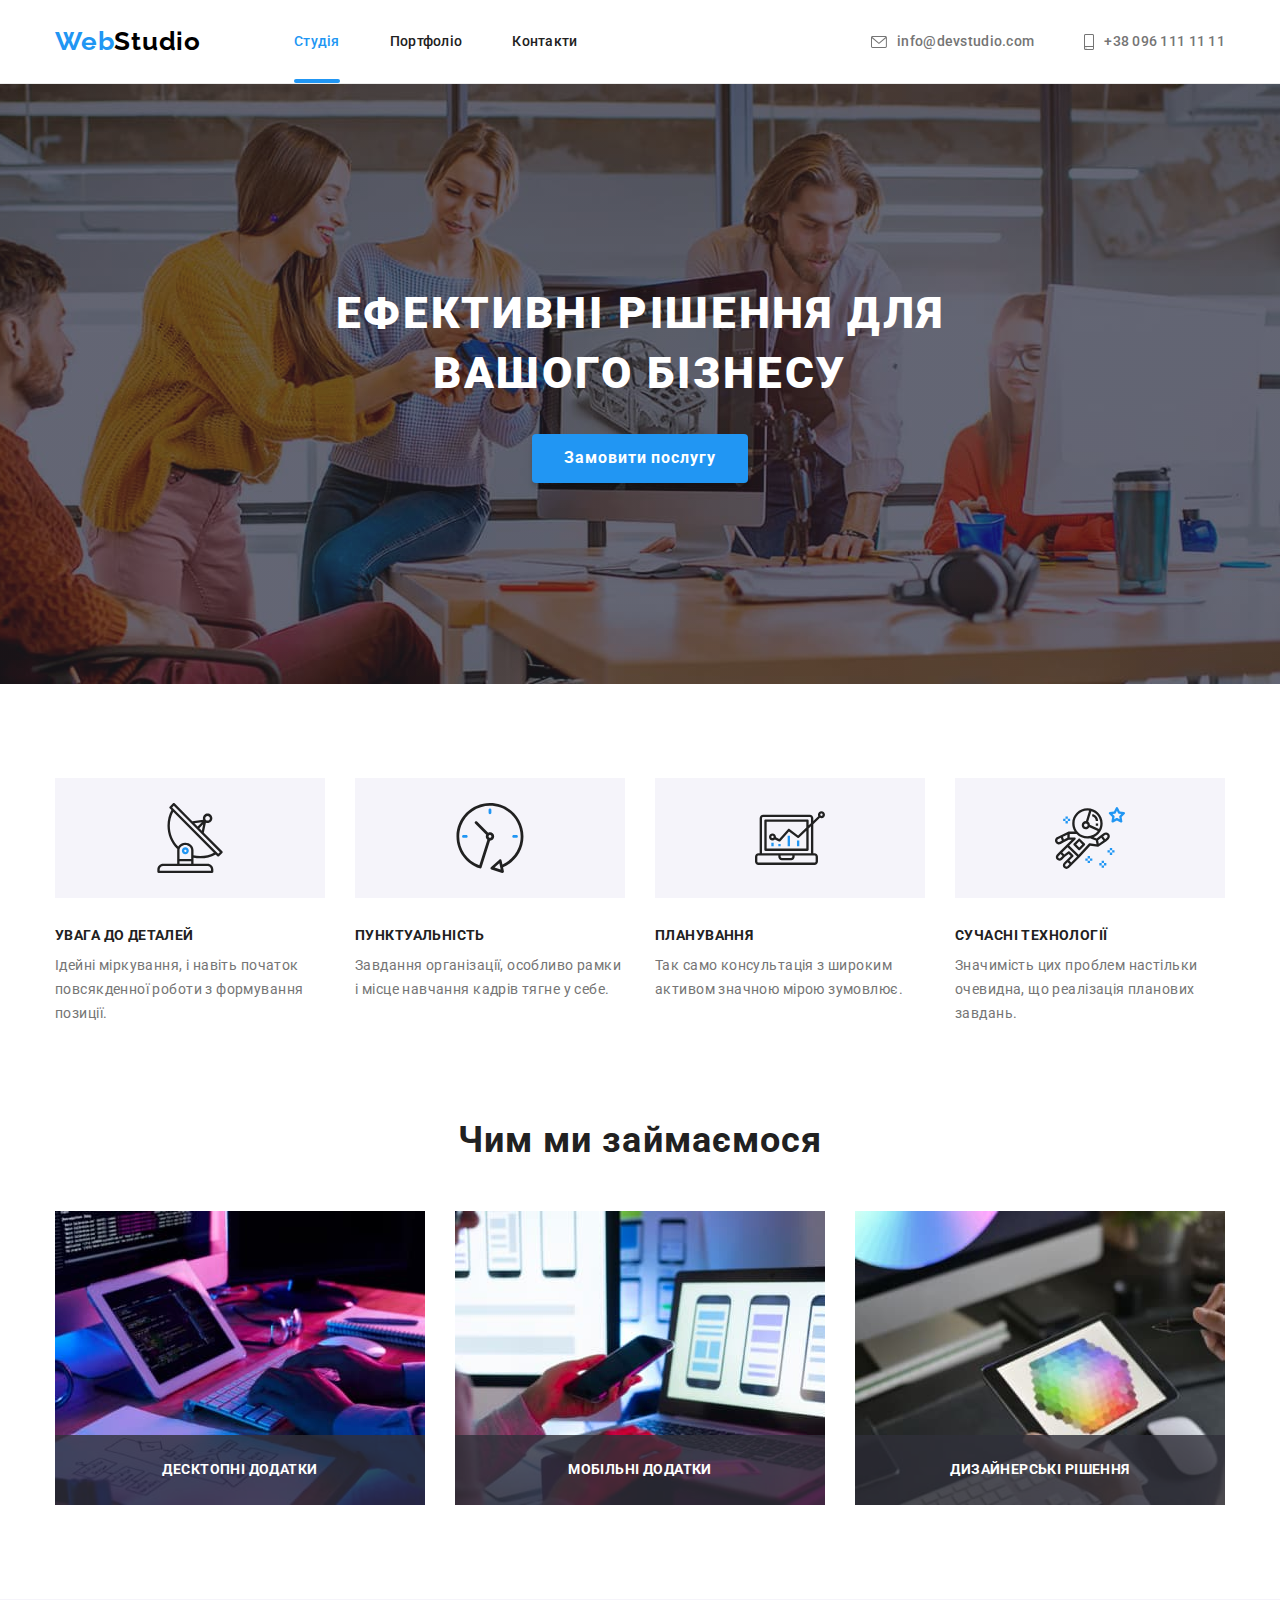
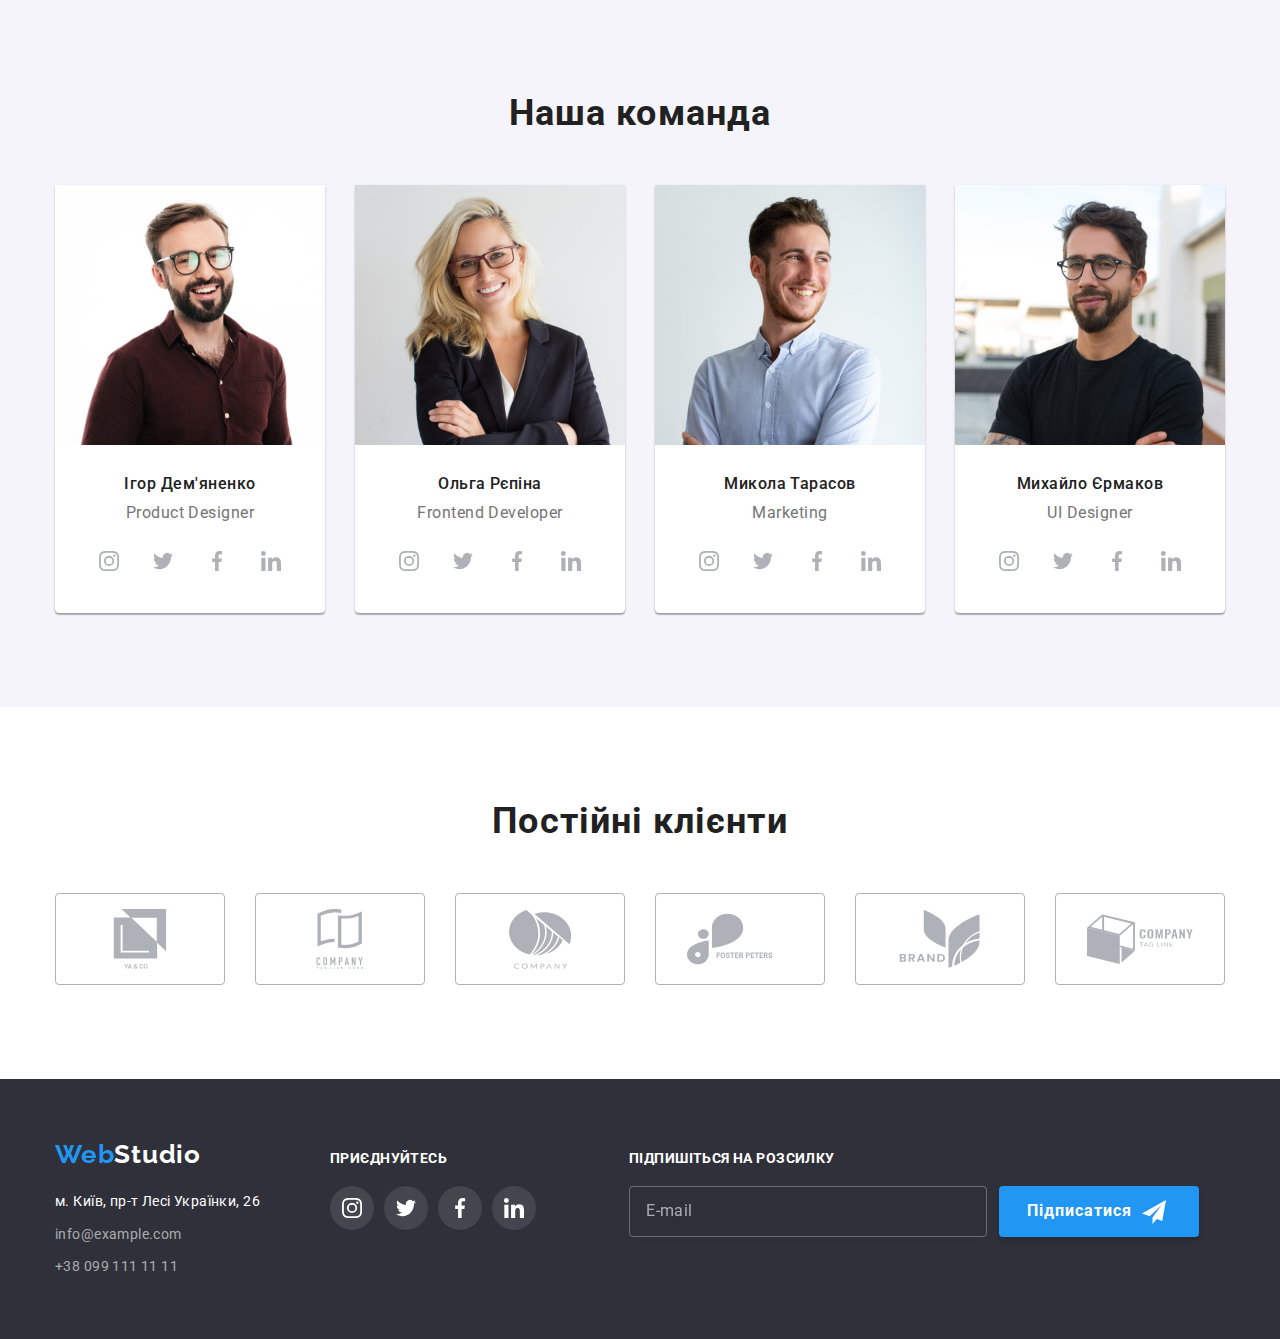
<file: index.html>
<!DOCTYPE html>
<html lang="uk">
<head>
    <meta charset="UTF-8">
    <meta http-equiv="X-UA-Compatible" content="IE=edge">
    <meta name="viewport" content="width=device-width, initial-scale=1.0">
    <title>Document</title>
    <link href="https://fonts.googleapis.com/css2?family=Raleway:wght@700&family=Roboto:wght@400;500;700;900&display=swap"
        rel="stylesheet">
    <link rel="stylesheet" href="https://cdnjs.cloudflare.com/ajax/libs/modern-normalize/1.0.0/modern-normalize.min.css" />
    <link rel="stylesheet" href="./css/main.min.css">
</head>
<body>
    <header class="page-header">
        <div class="container page-header__container">
            <nav class="page-header__nav">
                <a href="./index.html" class="logo">
                    <span class="logo__accent">Web</span>Studio
                </a>

                <button type="button" 
                        class="menu-button js-open-menu js-close-menu" 
                        aria-expanded="false"
                        aria-controls="mobile-menu">
                    <svg width="40" height="40" aria-label="Перемикач мобільного меню">
                        <use class="menu-button__icon-cross" href="./img/icons.svg#close_40px"></use>
                        <use class="menu-button__icon-menu" href="./img/icons.svg#menu_40px"></use>
                    </svg>
                </button>

                <div class="page-header__menu-container js-menu-container" id="mobile-menu">
                    <ul class="site-nav">
                        <li class="site-nav__item"><a href="./index.html" class="site-nav__link site-nav__link--current">Студія</a></li>
                        <li class="site-nav__item"><a href="./portfolio.html" class="site-nav__link">Портфоліо</a></li>
                        <li class="site-nav__item"><a href="" class="site-nav__link">Контакти</a></li>
                    </ul>
                

                    <ul class="contacts">
                        <li class="contacts__item">
                            <a href="mailto:info@devstudio.com" class="contacts__link">
                                <svg class="contacts__icon" width="16" height="12">
                                    <use href="./img/icons.svg#email"></use>
                                </svg>
                                info@devstudio.com
                            </a>
                        </li>
                        <li class="contacts__item">
                            <a href="tel:+380961111111" class="contacts__link contacts__link--bigger">
                                <svg class="contacts__icon" width="10" height="16">
                                    <use href="./img/icons.svg#phone"></use>
                                </svg>
                                +38 096 111 11 11
                            </a>
                        </li>
                    </ul>

                    <ul class="menu-networks">
                        <li class="menu-networks__item">
                            <a class="menu-networks__link" href="">Instagram</a>
                        </li>
                        <li class="menu-networks__item">
                            <a class="menu-networks__link" href="">Twitter</a>
                        </li>
                        <li class="menu-networks__item">
                            <a class="menu-networks__link" href="">Facebook</a>
                        </li>
                        <li class="menu-networks__item">
                            <a class="menu-networks__link" href="">LinkedIn</a>
                        </li>
                    </ul>
                </div>
            </nav>
        </div>
    </header>


    <main>
        <section class="section-hero">
            <div class="container">
                <h1 class="section-hero__title">Ефективні рішення для вашого бізнесу</h1>
                <button type="button" class="button" data-modal-open>Замовити послугу</button>
            </div>
        </section>

        <section class="section">
            <div class="container">
                <h2 class="visually-hidden">Особливості</h2>
                
                <ul class="feature-list">
                    <li class="feature-list__item">
                        <div class="feature-list__iconbox">
                            <svg width="70" height="70">
                                <use href="./img/icons.svg#antenna"></use>
                            </svg>
                        </div>
                        <h3 class="feature-list__title">Увага до деталей</h3>
                        <p class="feature-list__text">Ідейні міркування, і навіть початок повсякденної роботи з формування позиції.</p>
                    </li>
                    <li class="feature-list__item">
                        <div class="feature-list__iconbox">
                            <svg width="70" height="70">
                                <use href="./img/icons.svg#clock"></use>
                            </svg>
                        </div>
                        <h3 class="feature-list__title">Пунктуальність</h3>
                        <p class="feature-list__text">Завдання організації, особливо рамки і місце навчання кадрів тягне у себе.</p>
                    </li>
                    <li class="feature-list__item">
                        <div class="feature-list__iconbox">
                            <svg width="70" height="70">
                                <use href="./img/icons.svg#diagram"></use>
                            </svg>
                        </div>
                        <h3 class="feature-list__title">Планування</h3>
                        <p class="feature-list__text">Так само консультація з широким активом значною мірою зумовлює.</p>
                    </li>
                    <li class="feature-list__item">
                        <div class="feature-list__iconbox">
                            <svg width="70" height="70">
                                <use href="./img/icons.svg#astronaut"></use>
                            </svg>
                        </div>
                        <h3 class="feature-list__title">Сучасні технології</h3>
                        <p class="feature-list__text">Значимість цих проблем настільки очевидна, що реалізація планових завдань.</p>
                    </li>
                </ul>
            </div>
        </section>

        <section class="section section--no-padding-top">
            <div class="container">
                <h2 class="section__title">Чим ми займаємося</h2>
                
                <ul class="doing-list">
                    <li class="doing-list__item">
                        <picture>
                            <source srcset="./img/work1@1x_370.jpg 1x, ./img/work1@2x_740.jpg 2x" media="(min-width: 1200px)" />
                            <img src="./img/work1@1x_370.jpg" alt="Розробка веб-сторінок" />
                        </picture>
                        <h3 class="doing-list__title">Десктопні додатки</h3>
                    </li>
                    <li class="doing-list__item">
                        <picture>
                            <source srcset="./img/work2@1x_370.jpg 1x, ./img/work2@2x_740.jpg 2x" media="(min-width: 1200px)" />
                            <img src="./img/work2@1x_370.jpg" alt="Адаптиви" />
                        </picture>
                        <h3 class="doing-list__title">Мобільні додатки</h3>
                    </li>
                    <li class="doing-list__item">
                        <picture>
                            <source srcset="./img/work3@1x_370.jpg 1x, ./img/work3@2x_740.jpg 2x" media="(min-width: 1200px)" />
                            <img src="./img/work3@1x_370.jpg" alt="Дизайн" />
                        </picture>
                        <h3 class="doing-list__title">Дизайнерські рішення</h3>
                    </li>
                </ul>
            </div>
        </section>

        <section class="section section--grey-background">
            <div class="container">
                <h2 class="section__title">Наша команда</h2>
                
                <ul class="employee-set">
                    <li class="employee-set__item">
                        <picture>
                            <source srcset="./img/employee1@1x-270.jpg 1x, ./img/employee1@2x-540.jpg 2x" media="(min-width: 1200px)" />
                            <source srcset="./img/employee1_tablet@1x-354.jpg 1x, ./img/employee1_tablet@2x-708.jpg 2x" media="(min-width: 768px)" />
                            <source srcset="./img/employee1_mobile@1x-450.jpg 1x, ./img/employee1_mobile@2x-900.jpg 2x" media="(max-width: 767px)" />
                            <img src="./img/employee1@1x-270.jpg" alt="Ігор Дем'яненко" />
                        </picture>

                        <div class="employee-set__meta">
                            <h3 class="employee-set__title">Ігор Дем'яненко</h3>
                            <p class="employee-set__text">Product Designer</p>
                            <ul class="social-list">
                                <li class="social-list__item">
                                    <a href="https://instagram.com" target="_blank" rel="nofollow noopener noreferrer" class="social-list__link">
                                        <svg class="social-list__icon" width="20" height="20">
                                            <use href="./img/icons.svg#instagram"></use>
                                        </svg>
                                    </a>
                                </li>
                                <li class="social-list__item">
                                    <a href="https://twitter.com/" target="_blank" rel="nofollow noopener noreferrer" class="social-list__link">
                                        <svg class="social-list__icon"  width="20" height="20">
                                            <use href="./img/icons.svg#twitter"></use>
                                        </svg>
                                    </a>
                                </li>
                                <li class="social-list__item">
                                    <a href="https://www.facebook.com/" target="_blank" rel="nofollow noopener noreferrer" class="social-list__link">
                                        <svg class="social-list__icon" width="20" height="20">
                                            <use href="./img/icons.svg#facebook"></use>
                                        </svg>
                                    </a>
                                </li>
                                <li class="social-list__item">
                                    <a href="https://www.linkedin.com/" target="_blank" rel="nofollow noopener noreferrer" class="social-list__link">
                                        <svg class="social-list__icon" width="20" height="20">
                                            <use href="./img/icons.svg#linkedin"></use>
                                        </svg>
                                    </a>
                                </li>
                            </ul>
                        </div>
                    </li>
                    <li class="employee-set__item">
                        <picture>
                            <source srcset="./img/employee2@1x-270.jpg 1x, ./img/employee2@2x-540.jpg 2x" media="(min-width: 1200px)" />
                            <source srcset="./img/employee2_tablet@1x-354.jpg 1x, ./img/employee2_tablet@2x-708.jpg 2x" media="(min-width: 768px)" />
                            <source srcset="./img/employee2_mobile@1x-450.jpg 1x, ./img/employee2_mobile@2x-900.jpg 2x" media="(max-width: 767px)" />
                            <img src="./img/employee2@1x-270.jpg" alt="Ольга Рєпіна" />
                        </picture>

                        <div class="employee-set__meta">
                            <h3 class="employee-set__title">Ольга Рєпіна</h3>
                            <p class="employee-set__text">Frontend Developer</p>
                            <ul class="social-list">
                                <li class="social-list__item">
                                    <a href="https://instagram.com" target="_blank" rel="nofollow noopener noreferrer" class="social-list__link">
                                        <svg class="social-list__icon" width="20" height="20">
                                            <use href="./img/icons.svg#instagram"></use>
                                        </svg>
                                    </a>
                                </li>
                                <li class="social-list__item">
                                    <a href="https://twitter.com/" target="_blank" rel="nofollow noopener noreferrer" class="social-list__link">
                                        <svg class="social-list__icon" width="20" height="20">
                                            <use href="./img/icons.svg#twitter"></use>
                                        </svg>
                                    </a>
                                </li>
                                <li class="social-list__item">
                                    <a href="https://www.facebook.com/" target="_blank" rel="nofollow noopener noreferrer" class="social-list__link">
                                        <svg class="social-list__icon" width="20" height="20">
                                            <use href="./img/icons.svg#facebook"></use>
                                        </svg>
                                    </a>
                                </li>
                                <li class="social-list__item">
                                    <a href="https://www.linkedin.com/" target="_blank" rel="nofollow noopener noreferrer" class="social-list__link">
                                        <svg class="social-list__icon" width="20" height="20">
                                            <use href="./img/icons.svg#linkedin"></use>
                                        </svg>
                                    </a>
                                </li>
                            </ul>
                        </div>
                    </li>
                    <li class="employee-set__item">
                        <picture>
                            <source srcset="./img/employee3@1x-270.jpg 1x, ./img/employee3@2x-540.jpg 2x" media="(min-width: 1200px)" />
                            <source srcset="./img/employee3_tablet@1x-354.jpg 1x, ./img/employee3_tablet@2x-708.jpg 2x" media="(min-width: 768px)" />
                            <source srcset="./img/employee3_mobile@1x-450.jpg 1x, ./img/employee3_mobile@2x-900.jpg 2x" media="(max-width: 767px)" />
                            <img src="./img/employee3@1x-270.jpg" alt="Микола Тарасов" />
                        </picture>

                        <div class="employee-set__meta">
                            <h3 class="employee-set__title">Микола Тарасов</h3>
                            <p class="employee-set__text">Marketing</p>
                            <ul class="social-list">
                                <li class="social-list__item">
                                    <a href="https://instagram.com" target="_blank" rel="nofollow noopener noreferrer" class="social-list__link">
                                        <svg class="social-list__icon" width="20" height="20">
                                            <use href="./img/icons.svg#instagram"></use>
                                        </svg>
                                    </a>
                                </li>
                                <li class="social-list__item">
                                    <a href="https://twitter.com/" target="_blank" rel="nofollow noopener noreferrer" class="social-list__link">
                                        <svg class="social-list__icon" width="20" height="20">
                                            <use href="./img/icons.svg#twitter"></use>
                                        </svg>
                                    </a>
                                </li>
                                <li class="social-list__item">
                                    <a href="https://www.facebook.com/" target="_blank" rel="nofollow noopener noreferrer" class="social-list__link">
                                        <svg class="social-list__icon" width="20" height="20">
                                            <use href="./img/icons.svg#facebook"></use>
                                        </svg>
                                    </a>
                                </li>
                                <li class="social-list__item">
                                    <a href="https://www.linkedin.com/" target="_blank" rel="nofollow noopener noreferrer" class="social-list__link">
                                        <svg class="social-list__icon" width="20" height="20">
                                            <use href="./img/icons.svg#linkedin"></use>
                                        </svg>
                                    </a>
                                </li>
                            </ul>
                        </div>
                    </li>
                    <li class="employee-set__item">
                        <picture>
                            <source srcset="./img/employee4@1x-270.jpg 1x, ./img/employee4@2x-540.jpg 2x" media="(min-width: 1200px)" />
                            <source srcset="./img/employee4_tablet@1x-354.jpg 1x, ./img/employee4_tablet@2x-708.jpg 2x" media="(min-width: 768px)" />
                            <source srcset="./img/employee4_mobile@1x-450.jpg 1x, ./img/employee4_mobile@2x-900.jpg 2x" media="(max-width: 767px)" />
                            <img src="./img/employee4@1x-270.jpg" alt="Михайло Єрмаков" />
                        </picture>

                        <div class="employee-set__meta">
                            <h3 class="employee-set__title">Михайло Єрмаков</h3>
                            <p class="employee-set__text">UI Designer</p>
                            <ul class="social-list">
                                <li class="social-list__item">
                                    <a href="https://instagram.com" target="_blank" rel="nofollow noopener noreferrer" class="social-list__link">
                                        <svg class="social-list__icon" width="20" height="20">
                                            <use href="./img/icons.svg#instagram"></use>
                                        </svg>
                                    </a>
                                </li>
                                <li class="social-list__item">
                                    <a href="https://twitter.com/" target="_blank" rel="nofollow noopener noreferrer" class="social-list__link">
                                        <svg class="social-list__icon" width="20" height="20">
                                            <use href="./img/icons.svg#twitter"></use>
                                        </svg>
                                    </a>
                                </li>
                                <li class="social-list__item">
                                    <a href="https://www.facebook.com/" target="_blank" rel="nofollow noopener noreferrer" class="social-list__link">
                                        <svg class="social-list__icon" width="20" height="20">
                                            <use href="./img/icons.svg#facebook"></use>
                                        </svg>
                                    </a>
                                </li>
                                <li class="social-list__item">
                                    <a href="https://www.linkedin.com/" target="_blank" rel="nofollow noopener noreferrer" class="social-list__link">
                                        <svg class="social-list__icon" width="20" height="20">
                                            <use href="./img/icons.svg#linkedin"></use>
                                        </svg>
                                    </a>
                                </li>
                            </ul>
                        </div>
                    </li>
                </ul>
            </div>
        </section>

        <section class="section">
            <div class="container">
                <h2 class="section__title">Постійні клієнти</h2>
                <ul class="partner-list">
                    <li class="partner-list__item">
                        <a href="" class="partner-list__link">
                            <svg class="partner-list__icon" width="106" height="60">
                                <use href="./img/icons.svg#logo-yaco"></use>
                            </svg>
                        </a>
                    </li>
                    <li class="partner-list__item">
                        <a href="" class="partner-list__link">
                            <svg class="partner-list__icon" width="106" height="60">
                                <use href="./img/icons.svg#company-tagline"></use>
                            </svg>
                        </a>
                    </li>
                    <li class="partner-list__item">
                        <a href="" class="partner-list__link">
                            <svg class="partner-list__icon" width="106" height="60">
                                <use href="./img/icons.svg#company"></use>
                            </svg>
                        </a>
                    </li>
                    <li class="partner-list__item">
                        <a href="" class="partner-list__link">
                            <svg class="partner-list__icon" width="106" height="60">
                                <use href="./img/icons.svg#foster-peters"></use>
                            </svg>
                        </a>
                    </li>
                    <li class="partner-list__item">
                        <a href="" class="partner-list__link">
                            <svg class="partner-list__icon" width="106" height="60">
                                <use href="./img/icons.svg#brand"></use>
                            </svg>
                        </a>
                    </li>
                    <li class="partner-list__item">
                        <a href="" class="partner-list__link">
                            <svg class="partner-list__icon" width="106" height="60">
                                <use href="./img/icons.svg#tag-line"></use>
                            </svg>
                        </a>
                    </li>
                </ul>
            </div>
        </section>

    </main>

    <footer class="page-footer">
        <div class="container page-footer__container">
            <div class="page-footer__tablet-box">
                <div class="address-container">
                    <a href="./index.html" class="logo page-footer__logo">
                        <span class="logo__accent">Web</span>Studio
                    </a>

                    <address>
                        <ul class="address-list">
                            <li class="address-list__item">
                                <a href="https://www.google.com/maps/place/%D0%B1%D1%83%D0%BB.+%D0%9B%D0%B5%D1%81%D0%B8+%D0%A3%D0%BA%D1%80%D0%B0%D0%B8%D0%BD%D0%BA%D0%B8,+26,+%D0%9A%D0%B8%D0%B5%D0%B2,+%D0%A3%D0%BA%D1%80%D0%B0%D0%B8%D0%BD%D0%B0,+02000/@50.4265807,30.5383858,17z/data=!3m1!4b1!4m5!3m4!1s0x40d4cf0e033ecbe9:0x57a4dffefec77da0!8m2!3d50.4265807!4d30.5383858" class="address-list__link address-list__link--white">
                                    м. Київ, пр-т Лесі Українки, 26
                                </a>
                            </li>
                            <li class="address-list__item">
                                <a href="mailto:info@example.com" class="address-list__link">info@example.com</a>
                            </li>
                            <li class="address-list__item">
                                <a href="tel:+380991111111" class="address-list__link">+38 099 111 11 11</a>
                            </li>
                        </ul>
                    </address>
                </div>

                <div class="social-networks">
                    <p class="social-networks__text">Приєднуйтесь</p>
                    <ul class="social-list">
                        <li class="social-list__item">
                            <a href="https://instagram.com" target="_blank" rel="nofollow noopener noreferrer" 
                                class="social-list__link social-list__link--white">
                                <svg class="social-list__icon" width="20" height="20">
                                    <use href="./img/icons.svg#instagram"></use>
                                </svg>
                            </a>
                        </li>
                        <li class="social-list__item">
                            <a href="https://twitter.com/" target="_blank" rel="nofollow noopener noreferrer" 
                                class="social-list__link social-list__link--white">
                                <svg class="social-list__icon" width="20" height="20">
                                    <use href="./img/icons.svg#twitter"></use>
                                </svg>
                            </a>
                        </li>
                        <li class="social-list__item">
                            <a href="https://www.facebook.com/" target="_blank" rel="nofollow noopener noreferrer"
                                class="social-list__link social-list__link--white">
                                <svg class="social-list__icon" width="20" height="20">
                                    <use href="./img/icons.svg#facebook"></use>
                                </svg>
                            </a>
                        </li>
                        <li class="social-list__item">
                            <a href="https://www.linkedin.com/" target="_blank" rel="nofollow noopener noreferrer" 
                                class="social-list__link social-list__link--white">
                                <svg class="social-list__icon" width="20" height="20">
                                    <use href="./img/icons.svg#linkedin"></use>
                                </svg>
                            </a>
                        </li>
                    </ul>
                </div>
            </div>

            <form class="subscribe-form">
                <p class="subscribe-form__text">Підпишіться на розсилку</p>
                <div class="subscribe-form__container">
                    <input class="subscribe-form__input" type="email" name="email" placeholder="E-mail">
                    <button type="submit" class="button subscribe-form__button">
                        Підписатися
                        <svg class="subscribe-form__icon" width="24" height="24">
                            <use href="./img/icons.svg#icon-send"></use>
                        </svg>
                    </button>
                </div>
            </form>
        </div>
    </footer>

    <div class="backdrop is-hidden" data-modal>
        <div class="modal">

            <button type="button" class="button-close" data-modal-close>
                <svg class="button-close__icon" width="18" height="18">
                    <use href="./img/icons.svg#close-button"></use>
                </svg>
            </button>
            
            <form class="form-order">
                <p class="form-order__title">Залиште свої дані, ми вам передзвонимо</p>
                <div class="form-order__field">
                    <label class="form-order__label" for="name">Ім'я</label>
                    <input class="form-order__input" id="name" type="text" name="user-name">
                    <svg class="form-order__icon" width="18" height="18">
                        <use href="./img/icons.svg#person-black"></use>
                    </svg>
                </div>
                <div class="form-order__field">
                    <label class="form-order__label" for="tel">Телефон</label>
                    <input class="form-order__input" id="tel" type="tel" name="tel">
                    <svg class="form-order__icon" width="18" height="18">
                        <use href="./img/icons.svg#phone-black"></use>
                    </svg>
                </div>
                <div class="form-order__field">
                    <label class="form-order__label" for="mail">Пошта</label>
                    <input class="form-order__input" type="email" name="mail" id="mail">
                    <svg class="form-order__icon" width="18" height="18">
                        <use href="./img/icons.svg#email-black"></use>
                    </svg>
                </div>
                <div class="form-order__field form-order__field--bottom">
                    <label class="form-order__label" for="comment">Коментар</label>
                    <textarea class="form-order__comment" name="comment" id="comment" rows="7" placeholder="Введіть текст"></textarea>
                </div>

                <label class="form-order__policy">
                    <input class="form-order__checkbox visually-hidden" type="checkbox" name="policy" value="policy">
                    <span class="form-order__checkbox--visually">
                        <svg width="11" height="8">
                            <use href="./img/icons.svg#icon-check-1"></use>
                        </svg>
                    </span>
                    Погоджуюся з розсилкою та приймаю&nbsp;<a href="" class="form-order__link"> Умови договору </a>
                </label>

                <div class="form-order__sending">
                    <button class="button form-order__button" type="submit">Відправити</button>
                </div>
            </form>
        </div>
    </div>
  
    <script src="./js/mobile-menu.js"></script>
    <script src="./js/modal.js"></script>
</body>
</html>
</file>
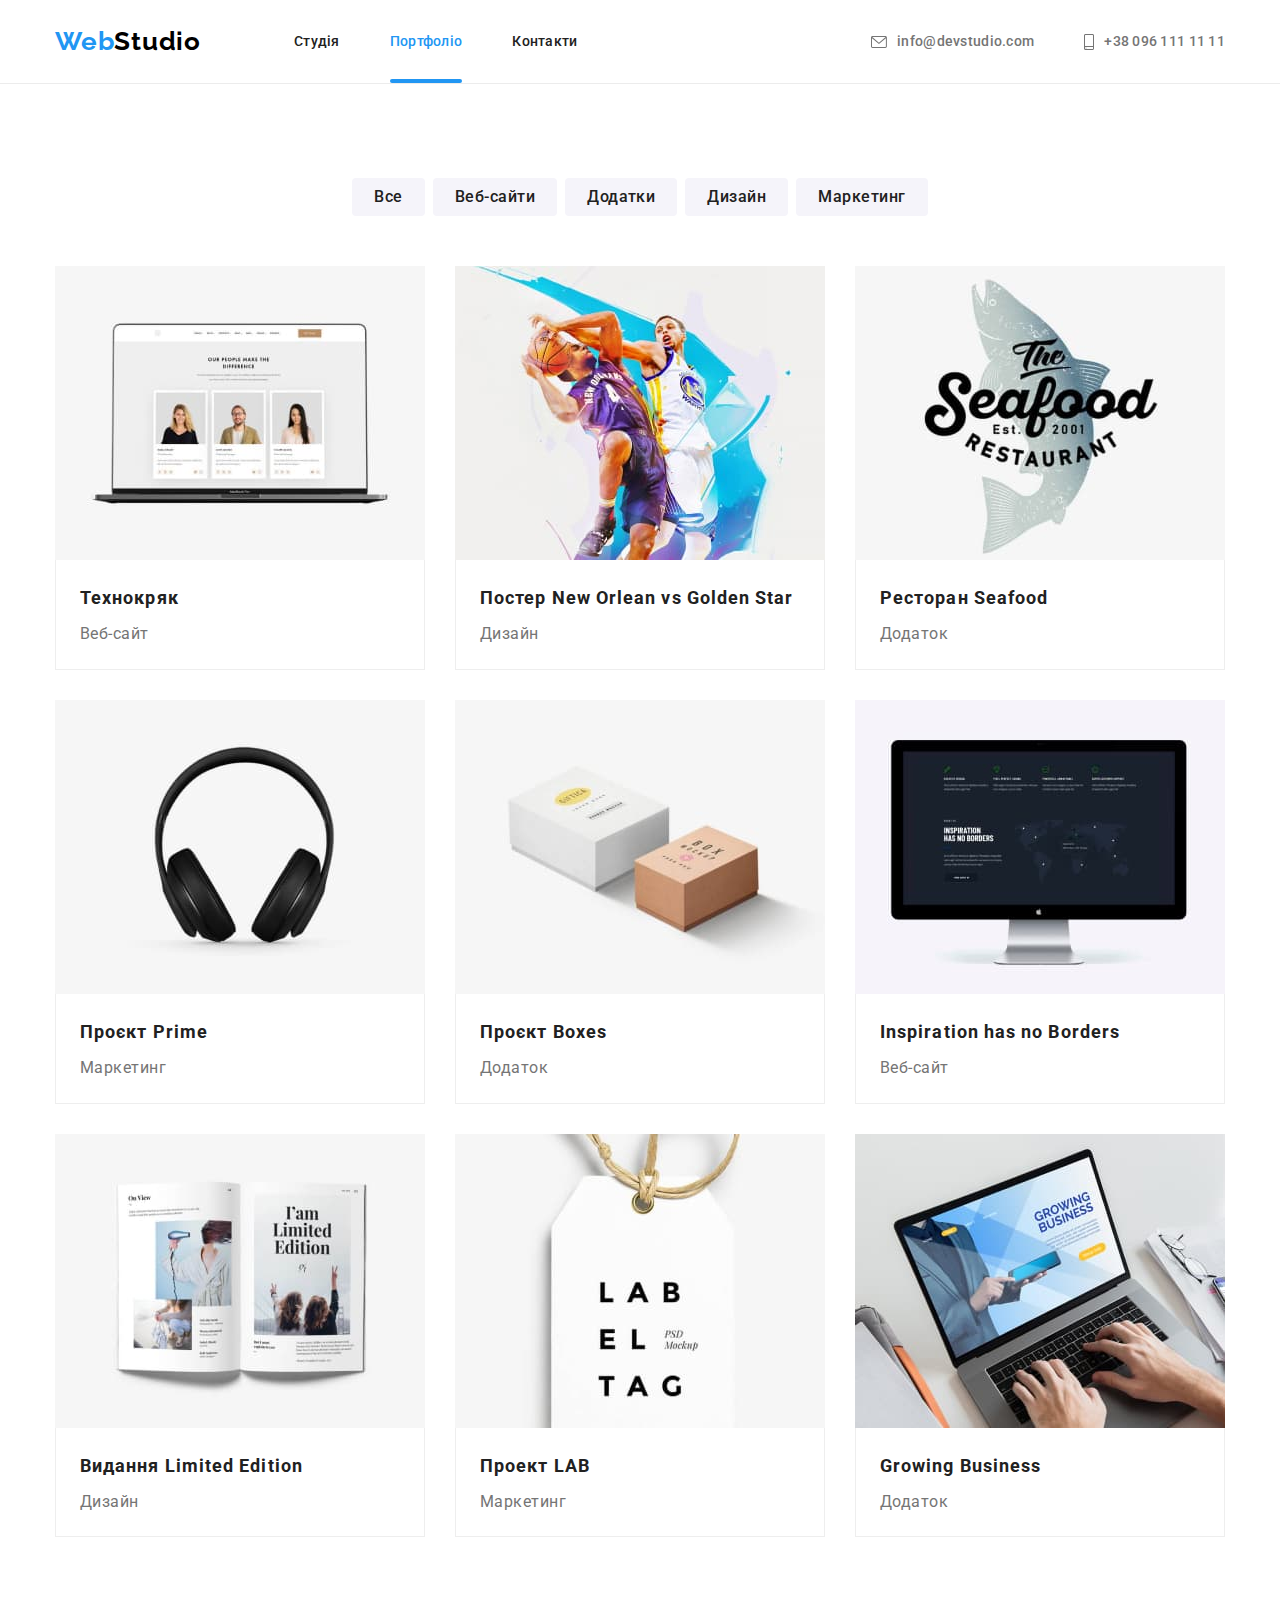
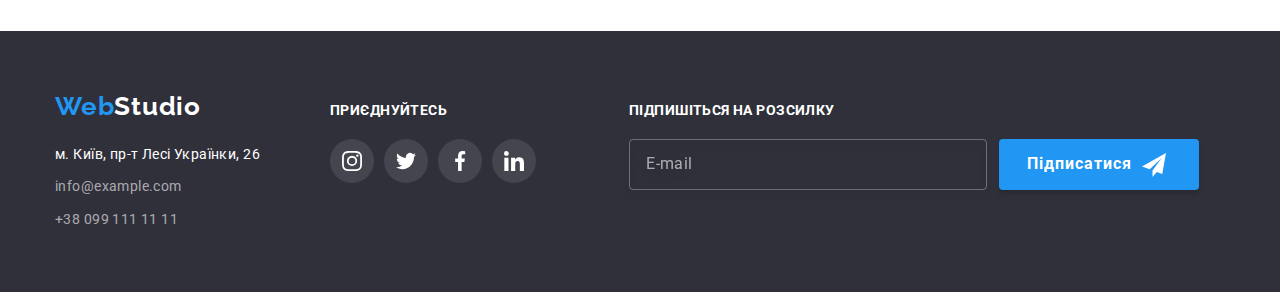
<file: portfolio.html>
<!DOCTYPE html>
<html lang="uk">
<head>
    <meta charset="UTF-8">
    <meta http-equiv="X-UA-Compatible" content="IE=edge">
    <meta name="viewport" content="width=device-width, initial-scale=1.0">
    <title>Document</title>
    <link href="https://fonts.googleapis.com/css2?family=Raleway:wght@700&family=Roboto:wght@400;500;700;900&display=swap"
        rel="stylesheet">
    <link rel="stylesheet" href="https://cdnjs.cloudflare.com/ajax/libs/modern-normalize/1.0.0/modern-normalize.min.css" />
    <link rel="stylesheet" href="./css/main.min.css">
</head>
<body>
    <header class="page-header">
        <div class="container page-header__container">
            <nav class="page-header__nav">
                <a href="./index.html" class="logo">
                    <span class="logo__accent">Web</span>Studio
                </a>
    
                <button type="button" class="menu-button js-open-menu js-close-menu" aria-expanded="false"
                    aria-controls="mobile-menu">
                    <svg width="40" height="40" aria-label="Перемикач мобільного меню">
                        <use class="menu-button__icon-cross" href="./img/icons.svg#close_40px"></use>
                        <use class="menu-button__icon-menu" href="./img/icons.svg#menu_40px"></use>
                    </svg>
                </button>
    
                <div class="page-header__menu-container js-menu-container" id="mobile-menu">
                    <ul class="site-nav">
                        <li class="site-nav__item">
                            <a href="./index.html" class="site-nav__link">Студія</a>
                        </li>
                        <li class="site-nav__item">
                            <a href="./portfolio.html" class="site-nav__link site-nav__link--current">Портфоліо</a>
                        </li>
                        <li class="site-nav__item">
                            <a href="" class="site-nav__link">Контакти</a>
                        </li>
                    </ul>
    
    
                    <ul class="contacts">
                        <li class="contacts__item">
                            <a href="mailto:info@devstudio.com" class="contacts__link">
                                <svg class="contacts__icon" width="16" height="12">
                                    <use href="./img/icons.svg#email"></use>
                                </svg>
                                info@devstudio.com
                            </a>
                        </li>
                        <li class="contacts__item">
                            <a href="tel:+380961111111" class="contacts__link contacts__link--bigger">
                                <svg class="contacts__icon" width="10" height="16">
                                    <use href="./img/icons.svg#phone"></use>
                                </svg>
                                +38 096 111 11 11
                            </a>
                        </li>
                    </ul>
    
                    <ul class="menu-networks">
                        <li class="menu-networks__item">
                            <a class="menu-networks__link" href="">Instagram</a>
                        </li>
                        <li class="menu-networks__item">
                            <a class="menu-networks__link" href="">Twitter</a>
                        </li>
                        <li class="menu-networks__item">
                            <a class="menu-networks__link" href="">Facebook</a>
                        </li>
                        <li class="menu-networks__item">
                            <a class="menu-networks__link" href="">LinkedIn</a>
                        </li>
                    </ul>
                </div>
            </nav>
        </div>
    </header>


    <main>
        <section class="section">
            <div class="container">
                <h1 class="visually-hidden">Портфоліо</h1>
                
                <ul class="category-list">
                    <li class="category-list__item"><button type="button" class="category-list__button">Все</button></li>
                    <li class="category-list__item"><button type="button" class="category-list__button">Веб-сайти</button></li>
                    <li class="category-list__item"><button type="button" class="category-list__button">Додатки</button></li>
                    <li class="category-list__item"><button type="button" class="category-list__button">Дизайн</button></li>
                    <li class="category-list__item"><button type="button" class="category-list__button">Маркетинг</button></li>
                </ul>

                <ul class="portfolio-list">
                    <li class="portfolio-list__item">
                        <a href="" class="portfolio-list__link">
                            <div class="portfolio-list__overlay">
                                <picture>
                                    <source srcset="./img/portfolio1@1x-370.jpg 1x, ./img/portfolio1@2x-740.jpg 2x" media="(min-width: 1200px)" />
                                    <source srcset="./img/portfolio1_tablet@1x-354.jpg 1x, ./img/portfolio1_tablet@2x-708.jpg 2x" media="(min-width: 768px)" />
                                    <source srcset="./img/portfolio1_mobile@1x-450.jpg 1x, ./img/portfolio1_mobile@2x-900.jpg 2x" media="(max-width: 767px)" />
                                    <img src="./img/portfolio1@1x-370.jpg" alt="Технокряк" />
                                </picture>

                                <p class="portfolio-list__desc">
                                    Ресурс пропонує комплексні пропозиції з різним рівнем функціоналу та сервісів. Все це дозволить відвідувачу отримати
                                    вичерпні відомості про компанію чи приватну особу.
                                </p>
                            </div>
                            <div class="portfolio-list__meta">
                                <h2 class="portfolio-list__title">Технокряк</h2>
                                <p class="portfolio-list__category">Веб-сайт</p>
                            </div>
                        </a>
                    </li>
                    <li class="portfolio-list__item">
                        <a href="" class="portfolio-list__link">
                            <div class="portfolio-list__overlay">
                                <picture>
                                    <source srcset="./img/portfolio2@1x-370.jpg 1x, ./img/portfolio2@2x-740.jpg 2x" media="(min-width: 1200px)" />
                                    <source srcset="./img/portfolio2_tablet@1x-354.jpg 1x, ./img/portfolio2_tablet@2x-708.jpg 2x" media="(min-width: 768px)" />
                                    <source srcset="./img/portfolio2_mobile@1x-450.jpg 1x, ./img/portfolio2_mobile@2x-900.jpg 2x" media="(max-width: 767px)" />
                                    <img src="./img/portfolio2@1x-370.jpg" alt="New Orlean vs Golden Star" />
                                </picture>

                                <p class="portfolio-list__desc">
                                    Ресурс пропонує комплексні пропозиції з різним рівнем функціоналу та сервісів. Все це дозволить відвідувачу отримати
                                    вичерпні відомості про компанію чи приватну особу.
                                </p>
                            </div>
                            <div class="portfolio-list__meta">
                                <h2 class="portfolio-list__title">Постер New Orlean vs Golden Star</h2>
                                <p class="portfolio-list__category">Дизайн</p>
                            </div>
                        </a>
                    </li>
                    <li class="portfolio-list__item">
                        <a href="" class="portfolio-list__link">
                            <div class="portfolio-list__overlay">
                                <picture>
                                    <source srcset="./img/portfolio3@1x-370.jpg 1x, ./img/portfolio3@2x-740.jpg 2x" media="(min-width: 1200px)" />
                                    <source srcset="./img/portfolio3_tablet@1x-354.jpg 1x, ./img/portfolio3_tablet@2x-708.jpg 2x" media="(min-width: 768px)" />
                                    <source srcset="./img/portfolio3_mobile@1x-450.jpg 1x, ./img/portfolio3_mobile@2x-900.jpg 2x" media="(max-width: 767px)" />
                                    <img src="./img/portfolio3@1x-370.jpg" alt="Ресторан Seafood" />
                                </picture>
                                
                                <p class="portfolio-list__desc">
                                    Ресурс пропонує комплексні пропозиції з різним рівнем функціоналу та сервісів. Все це дозволить відвідувачу отримати
                                    вичерпні відомості про компанію чи приватну особу.
                                </p>
                            </div>
                            <div class="portfolio-list__meta">
                                <h2 class="portfolio-list__title">Ресторан Seafood</h2>
                                <p class="portfolio-list__category">Додаток</p>
                            </div>
                        </a>
                    </li>
                    <li class="portfolio-list__item">
                        <a href="" class="portfolio-list__link">
                            <div class="portfolio-list__overlay">
                                <picture>
                                    <source srcset="./img/portfolio4@1x-370.jpg 1x, ./img/portfolio4@2x-740.jpg 2x" media="(min-width: 1200px)" />
                                    <source srcset="./img/portfolio4_tablet@1x-354.jpg 1x, ./img/portfolio4_tablet@2x-708.jpg 2x" media="(min-width: 768px)" />
                                    <source srcset="./img/portfolio4_mobile@1x-450.jpg 1x, ./img/portfolio4_mobile@2x-900.jpg 2x" media="(max-width: 767px)" />
                                    <img src="./img/portfolio4@1x-370.jpg" alt="Проєкт Prime" />
                                </picture>
                                
                                <p class="portfolio-list__desc">
                                    Ресурс пропонує комплексні пропозиції з різним рівнем функціоналу та сервісів. Все це дозволить відвідувачу отримати
                                    вичерпні відомості про компанію чи приватну особу.
                                </p>
                            </div>
                            <div class="portfolio-list__meta">
                                <h2 class="portfolio-list__title">Проєкт Prime</h2>
                                <p class="portfolio-list__category">Маркетинг</p>
                            </div>
                        </a>
                    </li>
                    <li class="portfolio-list__item">
                        <a href="" class="portfolio-list__link">
                            <div class="portfolio-list__overlay">
                                <picture>
                                    <source srcset="./img/portfolio5@1x-370.jpg 1x, ./img/portfolio5@2x-740.jpg 2x" media="(min-width: 1200px)" />
                                    <source srcset="./img/portfolio5_tablet@1x-354.jpg 1x, ./img/portfolio5_tablet@2x-708.jpg 2x"  media="(min-width: 768px)" />
                                    <source srcset="./img/portfolio5_mobile@1x-450.jpg 1x, ./img/portfolio5_mobile@2x-900.jpg 2x"  media="(max-width: 767px)" />
                                    <img src="./img/portfolio5@1x-370.jpg" alt="Проєкт Boxes" />
                                </picture>

                                <p class="portfolio-list__desc">
                                    Ресурс пропонує комплексні пропозиції з різним рівнем функціоналу та сервісів. Все це дозволить відвідувачу отримати
                                    вичерпні відомості про компанію чи приватну особу.
                                </p>
                            </div>
                            <div class="portfolio-list__meta">
                                <h2 class="portfolio-list__title">Проєкт Boxes</h2>
                                <p class="portfolio-list__category">Додаток</p>
                            </div>
                        </a>
                    </li>
                    <li class="portfolio-list__item">
                        <a href="" class="portfolio-list__link">
                            <div class="portfolio-list__overlay">
                                <picture>
                                    <source srcset="./img/portfolio6@1x-370.jpg 1x, ./img/portfolio6@2x-740.jpg 2x" media="(min-width: 1200px)" />
                                    <source srcset="./img/portfolio6_tablet@1x-354.jpg 1x, ./img/portfolio6_tablet@2x-708.jpg 2x"  media="(min-width: 768px)" />
                                    <source srcset="./img/portfolio6_mobile@1x-450.jpg 1x, ./img/portfolio6_mobile@2x-900.jpg 2x"  media="(max-width: 767px)" />
                                    <img src="./img/portfolio6@1x-370.jpg" alt="Inspiration has no Borders" />
                                </picture>

                                <p class="portfolio-list__desc">
                                    Ресурс пропонує комплексні пропозиції з різним рівнем функціоналу та сервісів. Все це дозволить відвідувачу отримати
                                    вичерпні відомості про компанію чи приватну особу.
                                </p>
                            </div>
                            <div class="portfolio-list__meta">
                                <h2 class="portfolio-list__title">Inspiration has no Borders</h2>
                                <p class="portfolio-list__category">Веб-сайт</p>
                            </div>
                        </a>
                    </li>
                    <li class="portfolio-list__item">
                        <a href="" class="portfolio-list__link">
                            <div class="portfolio-list__overlay">
                                <picture>
                                    <source srcset="./img/portfolio7@1x-370.jpg 1x, ./img/portfolio7@2x-740.jpg 2x" media="(min-width: 1200px)" />
                                    <source srcset="./img/portfolio7_tablet@1x-354.jpg 1x, ./img/portfolio7_tablet@2x-708.jpg 2x" media="(min-width: 768px)" />
                                    <source srcset="./img/portfolio7_mobile@1x-450.jpg 1x, ./img/portfolio7_mobile@2x-900.jpg 2x" media="(max-width: 767px)" />
                                    <img src="./img/portfolio7@1x-370.jpg" alt="Видання Limited Edition" />
                                </picture>

                                <p class="portfolio-list__desc">
                                    Ресурс пропонує комплексні пропозиції з різним рівнем функціоналу та сервісів. Все це дозволить відвідувачу отримати
                                    вичерпні відомості про компанію чи приватну особу.
                                </p>
                            </div>
                            <div class="portfolio-list__meta">
                                <h2 class="portfolio-list__title">Видання Limited Edition</h2>
                                <p class="portfolio-list__category">Дизайн</p>
                            </div>
                        </a>
                    </li>
                    <li class="portfolio-list__item">
                        <a href="" class="portfolio-list__link">
                            <div class="portfolio-list__overlay">
                                <picture>
                                    <source srcset="./img/portfolio8@1x-370.jpg 1x, ./img/portfolio8@2x-740.jpg 2x" media="(min-width: 1200px)" />
                                    <source srcset="./img/portfolio8_tablet@1x-354.jpg 1x, ./img/portfolio8_tablet@2x-708.jpg 2x" media="(min-width: 768px)" />
                                    <source srcset="./img/portfolio8_mobile@1x-450.jpg 1x, ./img/portfolio8_mobile@2x-900.jpg 2x" media="(max-width: 767px)" />
                                    <img src="./img/portfolio8@1x-370.jpg" alt="Проект LAB" />
                                </picture>

                                <p class="portfolio-list__desc">
                                    Ресурс пропонує комплексні пропозиції з різним рівнем функціоналу та сервісів. Все це дозволить відвідувачу отримати
                                    вичерпні відомості про компанію чи приватну особу.
                                </p>
                            </div>
                            <div class="portfolio-list__meta">
                                <h2 class="portfolio-list__title">Проект LAB</h2>
                                <p class="portfolio-list__category">Маркетинг</p>
                            </div>
                        </a>
                    </li>
                    <li class="portfolio-list__item">
                        <a href="" class="portfolio-list__link">
                            <div class="portfolio-list__overlay">
                                <picture>
                                    <source srcset="./img/portfolio9@1x-370.jpg 1x, ./img/portfolio9@2x-740.jpg 2x" media="(min-width: 1200px)" />
                                    <source srcset="./img/portfolio9_tablet@1x-354.jpg 1x, ./img/portfolio9_tablet@2x-708.jpg 2x" media="(min-width: 768px)" />
                                    <source srcset="./img/portfolio9_mobile@1x-450.jpg 1x, ./img/portfolio9_mobile@2x-900.jpg 2x" media="(max-width: 767px)" />
                                    <img src="./img/portfolio9@1x-370.jpg" alt="Growing Business" />
                                </picture>

                                <p class="portfolio-list__desc">
                                    Ресурс пропонує комплексні пропозиції з різним рівнем функціоналу та сервісів. Все це дозволить відвідувачу отримати
                                    вичерпні відомості про компанію чи приватну особу.
                                </p>
                            </div>
                            <div class="portfolio-list__meta">
                                <h2 class="portfolio-list__title">Growing Business</h2>
                                <p class="portfolio-list__category">Додаток</p>
                            </div>
                        </a>
                    </li>
                </ul>
            </div>
        </section>
    </main>


    <footer class="page-footer">
        <div class="container page-footer__container">
            <div class="page-footer__tablet-box">
                <div class="address-container">
                    <a href="./index.html" class="logo page-footer__logo">
                        <span class="logo__accent">Web</span>Studio
                    </a>
        
                    <address>
                        <ul class="address-list">
                            <li class="address-list__item">
                                <a href="https://www.google.com/maps/place/%D0%B1%D1%83%D0%BB.+%D0%9B%D0%B5%D1%81%D0%B8+%D0%A3%D0%BA%D1%80%D0%B0%D0%B8%D0%BD%D0%BA%D0%B8,+26,+%D0%9A%D0%B8%D0%B5%D0%B2,+%D0%A3%D0%BA%D1%80%D0%B0%D0%B8%D0%BD%D0%B0,+02000/@50.4265807,30.5383858,17z/data=!3m1!4b1!4m5!3m4!1s0x40d4cf0e033ecbe9:0x57a4dffefec77da0!8m2!3d50.4265807!4d30.5383858"
                                    class="address-list__link address-list__link--white">
                                    м. Київ, пр-т Лесі Українки, 26
                                </a>
                            </li>
                            <li class="address-list__item">
                                <a href="mailto:info@example.com" class="address-list__link">info@example.com</a>
                            </li>
                            <li class="address-list__item">
                                <a href="tel:+380991111111" class="address-list__link">+38 099 111 11 11</a>
                            </li>
                        </ul>
                    </address>
                </div>

                <div class="social-networks">
                    <p class="social-networks__text">Приєднуйтесь</p>
                    <ul class="social-list">
                        <li class="social-list__item">
                            <a href="https://instagram.com" target="_blank" rel="nofollow noopener noreferrer"
                                class="social-list__link social-list__link--white">
                                <svg class="social-list__icon" width="20" height="20">
                                    <use href="./img/icons.svg#instagram"></use>
                                </svg>
                            </a>
                        </li>
                        <li class="social-list__item">
                            <a href="https://twitter.com/" target="_blank" rel="nofollow noopener noreferrer"
                                class="social-list__link social-list__link--white">
                                <svg class="social-list__icon" width="20" height="20">
                                    <use href="./img/icons.svg#twitter"></use>
                                </svg>
                            </a>
                        </li>
                        <li class="social-list__item">
                            <a href="https://www.facebook.com/" target="_blank" rel="nofollow noopener noreferrer"
                                class="social-list__link social-list__link--white">
                                <svg class="social-list__icon" width="20" height="20">
                                    <use href="./img/icons.svg#facebook"></use>
                                </svg>
                            </a>
                        </li>
                        <li class="social-list__item">
                            <a href="https://www.linkedin.com/" target="_blank" rel="nofollow noopener noreferrer"
                                class="social-list__link social-list__link--white">
                                <svg class="social-list__icon" width="20" height="20">
                                    <use href="./img/icons.svg#linkedin"></use>
                                </svg>
                            </a>
                        </li>
                    </ul>
                </div>
            </div>
            <form class="subscribe-form">
                <p class="subscribe-form__text">Підпишіться на розсилку</p>
                <div class="subscribe-form__container">
                    <input class="subscribe-form__input" type="email" name="email" placeholder="E-mail">
                    <button type="submit" class="button subscribe-form__button">
                        Підписатися
                        <svg class="subscribe-form__icon" width="24" height="24">
                            <use href="./img/icons.svg#icon-send"></use>
                        </svg>
                    </button>
                </div>
            </form>
        </div>
    </footer>

    <script src="./js/mobile-menu.js"></script>
</body>
</html>
</file>
<file: css/main.min.css>
:root{--font-general: Roboto, sans-serif;--font-logo: Raleway, sans-serif;--primary-text-color: #212121;--secondary-text-color: #757575;--logo-text-color: #000000;--accent-color: #2196f3;--primary-white-color: #ffffff;--secondary-white-color: rgb(255, 255, 255, 0.6);--secondary-background: #f5f4fa;--dark-background: #2f303a;--background-hero: #c4c4c4;--border-primary-color: #eeeeee;--border-secondary-color: #ececec;--opacity-background-color: rgba(47, 48, 58, 0.8);--footer-link-background-color: rgba(255, 255, 255, 0.1);--icon-color: #afb1b8;--backdrop-color: rgba(0, 0, 0, 0.2);--overlay-background: rgba(33, 150, 243, 0.9);--button-active-color: #188CE8;--border-color-input: rgba(33, 33, 33, 0.2);--placeholder-color: rgba(117, 117, 117, 0.5)}.portfolio-list,.category-list,.address-list,.partner-list,.social-list,.employee-set,.doing-list,.feature-list,.menu-networks,.contacts,.site-nav{list-style:none;padding:0;margin:0}.portfolio-list__link,.form-order__link,.address-list__link,.partner-list__link,.social-list__link,.menu-networks__item,.contacts__link,.site-nav__link,.logo,.page-footer__logo{color:var(--primary-text-color)}body{background-color:var(--primary-white-color);color:var(--primary-text-color);font-family:var(--font-general)}body.modal-open{overflow:hidden}h1,h2,h3,h4,h5,h6,p{margin:0}img{display:block;max-width:100%;height:auto}.is-hidden{visibility:hidden;opacity:0;pointer-events:none}.visually-hidden{position:absolute;white-space:nowrap;width:1px;height:1px;overflow:hidden;border:0;padding:0;clip:rect(0 0 0 0);-webkit-clip-path:inset(50%);clip-path:inset(50%);margin:-1px}.container,.page-footer__container,.page-header__container{width:100%;padding-left:15px;padding-right:15px;margin:0 auto}@media screen and (min-width: 480px){.container,.page-footer__container,.page-header__container{width:480px}}@media screen and (min-width: 768px){.container,.page-footer__container,.page-header__container{width:768px}}@media screen and (min-width: 1200px){.container,.page-footer__container,.page-header__container{width:1200px}}.section,.section--grey-background,.section--no-padding-top{padding:60px 0}@media screen and (min-width: 1200px){.section,.section--grey-background,.section--no-padding-top{padding:94px 0}}.section__title{font-weight:700;font-size:28px;line-height:1.16;text-align:center;letter-spacing:.03em;margin-bottom:30px}@media screen and (min-width: 1200px){.section__title{font-size:36px;margin-bottom:50px}}.section--no-padding-top{padding-top:0;display:none}@media screen and (min-width: 1200px){.section--no-padding-top{display:block}}.section--grey-background{background-color:var(--secondary-background)}.button,.form-order__button,.subscribe-form__button{display:inline-block;border-radius:4px;border-width:0;padding:10px 32px;min-width:200px;background-color:var(--accent-color);color:var(--primary-white-color);box-shadow:0px 4px 4px rgba(0,0,0,.15);font-family:inherit;font-weight:700;font-size:16px;line-height:1.8;letter-spacing:.06em;text-align:center;cursor:pointer}@media screen and (min-width: 1200px){.button,.form-order__button,.subscribe-form__button{min-width:216px}}.logo,.page-footer__logo{display:inline-block;padding-top:16px;padding-bottom:16px;color:var(--logo-text-color);font-family:var(--font-logo);font-weight:700;font-size:24px;line-height:1.16;letter-spacing:.03em;text-decoration:none}@media screen and (min-width: 768px){.logo,.page-footer__logo{padding-top:26px;padding-bottom:26px}}@media screen and (min-width: 1200px){.logo,.page-footer__logo{font-size:26px;line-height:1.2}}.logo__accent{color:var(--accent-color)}.page-footer__logo{display:inline-block;color:var(--primary-white-color);margin-bottom:20px;padding:0}.page-header{position:relative;border-bottom:1px solid var(--border-secondary-color)}.page-header__nav{display:flex;align-items:center;width:100%}@media screen and (max-width: 767px){.page-header__nav{justify-content:space-between}}@media screen and (max-width: 767px){.menu-button{display:inline-flex;position:relative;z-index:3;border:0;padding:0;width:40px;height:40px;background-color:rgba(0,0,0,0);cursor:pointer}}@media screen and (min-width: 768px){.menu-button{display:none}}.menu-button__icon-cross{opacity:0}.is-open .menu-button__icon-cross{opacity:1;transition:opacity 50ms cubic-bezier(0.4, 0, 0.2, 1) 300ms,fill 250ms cubic-bezier(0.4, 0, 0.2, 1)}.menu-button:hover .menu-button__icon-cross,.menu-button:hover .menu-button__icon-cross{fill:var(--accent-color)}.menu-button__icon-menu{opacity:1}.is-open .menu-button__icon-menu{opacity:0;transition:opacity 50ms cubic-bezier(0.4, 0, 0.2, 1) 300ms}.page-header__menu-container{width:100%}@media screen and (max-width: 767px){.page-header__menu-container{position:absolute;top:0;left:0;z-index:2;min-height:796px;padding:48px 40px;background-color:var(--primary-white-color);transform:translateX(-100%);transition:transform 400ms cubic-bezier(0.4, 0, 0.2, 1)}.page-header__menu-container.is-open{transform:translateX(0)}}@media screen and (min-width: 768px){.page-header__menu-container{display:flex;margin-left:93px}}@media screen and (max-width: 767px){.site-nav{margin-bottom:302px}}@media screen and (min-width: 768px){.site-nav{display:flex}}@media screen and (max-width: 767px){.site-nav__item:not(:last-child){margin-bottom:32px}}@media screen and (min-width: 768px){.site-nav__item:not(:last-child){margin-right:50px}}.site-nav__link{display:inline-block;font-weight:500;font-size:40px;line-height:1.17;letter-spacing:.02em;text-decoration:none;transition:color 250ms cubic-bezier(0.4, 0, 0.2, 1)}.site-nav__link:hover,.site-nav__link:focus{color:var(--accent-color)}@media screen and (min-width: 768px){.site-nav__link{padding-top:32px;padding-bottom:32px;font-size:14px;line-height:1.14}}.site-nav__link--current{color:var(--accent-color)}@media screen and (min-width: 768px){.site-nav__link--current{position:relative}.site-nav__link--current::after{content:"";display:inline-block;position:absolute;left:0;bottom:-1px;width:100%;height:4px;border-radius:2px;background-color:var(--accent-color)}}.contacts{display:flex}@media screen and (max-width: 767px){.contacts{flex-direction:column-reverse;margin-bottom:64px}}@media screen and (min-width: 768px){.contacts{margin-left:auto}}@media screen and (min-width: 768px)and (max-width: 1199px){.contacts{flex-direction:column;justify-content:center}}@media screen and (max-width: 767px){.contacts__item:last-child{margin-bottom:32px}}@media screen and (min-width: 768px)and (max-width: 1199px){.contacts__item:not(:last-child){margin-bottom:10px}}@media screen and (min-width: 1200px){.contacts__item:not(:last-child){margin-right:50px}}.contacts__link{display:inline-flex;align-items:center;font-weight:500;font-size:24px;line-height:1.16;letter-spacing:.02em;color:var(--secondary-text-color);text-decoration:none;transition:color 250ms cubic-bezier(0.4, 0, 0.2, 1)}.contacts__link:hover,.contacts__link:focus{color:var(--accent-color)}@media screen and (min-width: 768px){.contacts__link{display:inline-flex;align-items:center;font-size:12px}}@media screen and (min-width: 1200px){.contacts__link{padding-top:32px;padding-bottom:32px;font-size:14px;line-height:1.14}}@media screen and (max-width: 767px){.contacts__link--bigger{font-size:34px;line-height:1.17;color:var(--accent-color)}}@media screen and (max-width: 767px){.contacts__icon{display:none}}@media screen and (min-width: 768px){.contacts__icon{margin-right:10px;fill:currentColor}}@media screen and (max-width: 767px){.menu-networks{display:flex;flex-wrap:wrap}}@media screen and (min-width: 768px){.menu-networks{display:none}}.menu-networks__item{position:relative}.menu-networks__item:not(:last-child){margin-right:20px}.menu-networks__item:not(:last-child)::after{content:"";display:inline-block;width:1px;height:100%;position:absolute;right:-10px;background-color:var(--border-color-input)}.menu-networks__link{display:inline-flex;color:var(--accent-color);font-weight:500;font-size:18px;line-height:1.22;letter-spacing:.02em;padding-top:5px;padding-bottom:5px;text-decoration:none}.section-hero{text-align:center;padding:118px 0;max-width:1600px;height:400px;margin-left:auto;margin-right:auto;background-color:var(--background-hero);background-image:linear-gradient(to right, rgba(47, 48, 58, 0.4), rgba(47, 48, 58, 0.4)),url("../img/hero-img-mobile480.jpg");background-repeat:no-repeat;background-position:center;background-size:cover}@media(min-device-pixel-ratio: 2),(-webkit-min-device-pixel-ratio: 2),(min-resolution: 192dpi),(min-resolution: 2dppx){.section-hero{background-image:linear-gradient(to right, rgba(47, 48, 58, 0.4), rgba(47, 48, 58, 0.4)),url("../img/hero-img@2x-mobile960.jpg")}}@media screen and (min-width: 481px){.section-hero{background-image:linear-gradient(to right, rgba(47, 48, 58, 0.4), rgba(47, 48, 58, 0.4)),url("../img/hero-img-tablet-768.jpg")}}@media screen and (min-width: 481px)and (min-device-pixel-ratio: 2),screen and (min-width: 481px)and (-webkit-min-device-pixel-ratio: 2),screen and (min-width: 481px)and (min-resolution: 192dpi),screen and (min-width: 481px)and (min-resolution: 2dppx){.section-hero{background-image:linear-gradient(to right, rgba(47, 48, 58, 0.4), rgba(47, 48, 58, 0.4)),url("../img/hero-img@2x-tablet-1536.jpg")}}@media screen and (min-width: 769px){.section-hero{background-image:linear-gradient(to right, rgba(47, 48, 58, 0.4), rgba(47, 48, 58, 0.4)),url("../img/hero-img.jpg")}}@media screen and (min-width: 769px)and (min-device-pixel-ratio: 2),screen and (min-width: 769px)and (-webkit-min-device-pixel-ratio: 2),screen and (min-width: 769px)and (min-resolution: 192dpi),screen and (min-width: 769px)and (min-resolution: 2dppx){.section-hero{background-image:linear-gradient(to right, rgba(47, 48, 58, 0.4), rgba(47, 48, 58, 0.4)),url("../img/hero-img@2x-desktop-3200.jpg")}}@media screen and (min-width: 1200px){.section-hero{padding:200px 0;height:600px}}.section-hero__title{margin-left:auto;margin-right:auto;margin-bottom:30px;width:100%;font-weight:900;font-size:26px;line-height:1.62;letter-spacing:.06em;text-transform:uppercase;color:var(--primary-white-color)}@media screen and (min-width: 480px){.section-hero__title{width:360px}}@media screen and (min-width: 1200px){.section-hero__title{width:696px;font-size:44px;line-height:1.36}}@media screen and (min-width: 768px){.feature-list{display:flex;flex-wrap:wrap}}@media screen and (min-width: 1200px){.feature-list{flex-wrap:nowrap}}.feature-list__item{width:100%}@media screen and (max-width: 767px){.feature-list__item:not(:last-child){margin-bottom:30px}}@media screen and (min-width: 768px){.feature-list__item{width:calc((100% - 30px)/2)}.feature-list__item:nth-child(2n+1){margin-right:30px}}@media screen and (min-width: 768px)and (max-width: 1199px){.feature-list__item:not(:nth-child(n+3)){margin-bottom:57px}}@media screen and (min-width: 1200px){.feature-list__item{width:270px}.feature-list__item:not(:last-child){margin-right:30px}}.feature-list__iconbox{display:flex;justify-content:center;align-items:center;margin-bottom:30px;height:120px;background:var(--secondary-background)}.feature-list__title{font-weight:700;font-size:14px;line-height:1.14;text-transform:uppercase;letter-spacing:.03em;margin-bottom:10px}@media screen and (max-width: 767px){.feature-list__title{text-align:center}}.feature-list__text{color:var(--secondary-text-color);font-size:14px;line-height:1.7;letter-spacing:.03em}.doing-list{display:flex}.doing-list__item{position:relative}.doing-list__item:not(:last-child){margin-right:30px}.doing-list__title{position:absolute;bottom:0;display:flex;justify-content:center;align-items:center;height:70px;width:100%;font-weight:700;font-size:14px;line-height:1.14;letter-spacing:.03em;text-transform:uppercase;background-color:var(--opacity-background-color);color:var(--primary-white-color)}@media screen and (min-width: 768px){.employee-set{display:flex}}@media screen and (max-width: 1199px){.employee-set{flex-wrap:wrap}}.employee-set__item{background-color:var(--primary-white-color);border-radius:0px 0px 4px 4px;box-shadow:0px 1px 3px rgba(0,0,0,.12),0px 1px 1px rgba(0,0,0,.14),0px 2px 1px rgba(0,0,0,.2)}@media screen and (max-width: 767px){.employee-set__item{width:100%}.employee-set__item:not(:last-child){margin-bottom:30px}}@media screen and (min-width: 768px)and (max-width: 1199px){.employee-set__item{width:calc((100% - 30px)/2)}.employee-set__item:nth-child(2n+1){margin-right:30px}.employee-set__item:not(:nth-child(n+3)){margin-bottom:30px}}@media screen and (min-width: 1200px){.employee-set__item:not(:last-child){margin-right:30px}}.employee-set__meta{text-align:center;padding-top:30px;padding-bottom:24px}@media screen and (min-width: 1200px){.employee-set__meta{padding:30px 0}}.employee-set__title{font-weight:500;font-size:16px;line-height:1.18;letter-spacing:.03em;margin-bottom:10px}.employee-set__text{margin-bottom:16px;color:var(--secondary-text-color);font-size:16px;line-height:1.18;letter-spacing:.03em}.social-list{display:flex;justify-content:center}.social-list__item{margin-right:10px}.social-list__item:last-child{margin-right:0}.social-list__link{display:flex;justify-content:center;align-items:center;width:44px;height:44px;border-radius:50%;color:var(--icon-color);transition:color 250ms cubic-bezier(0.4, 0, 0.2, 1),background-color 250ms cubic-bezier(0.4, 0, 0.2, 1)}.social-list__link:hover,.social-list__link:focus{background-color:var(--accent-color);color:var(--primary-white-color)}.social-list__icon{fill:currentColor}@media screen and (max-width: 1199px){.social-networks{text-align:center}}.social-networks__text{margin-bottom:20px;font-weight:700;font-size:14px;line-height:1.14;letter-spacing:.03em;text-transform:uppercase;color:var(--primary-white-color)}.social-list__link--white{color:var(--primary-white-color);background-color:var(--footer-link-background-color)}.partner-list{display:flex;justify-content:space-between}@media screen and (max-width: 1199px){.partner-list{flex-wrap:wrap}}@media screen and (max-width: 767px){.partner-list__item{width:calc((100% - 30px)/2)}.partner-list__item:not(:nth-child(n+5)){margin-bottom:30px}}@media screen and (min-width: 767px)and (max-width: 1199px){.partner-list__item{width:calc((100% - 60px)/3)}.partner-list__item:not(:nth-child(n+4)){margin-bottom:30px}}@media screen and (min-width: 1200px){.partner-list__item{width:calc((100% - 150px)/6)}}.partner-list__link{display:inline-flex;justify-content:center;align-items:center;width:100%;height:92px;border:1px solid var(--icon-color);border-radius:4px;color:var(--icon-color);transition:color 250ms cubic-bezier(0.4, 0, 0.2, 1),border-color 250ms cubic-bezier(0.4, 0, 0.2, 1)}.partner-list__link:hover,.partner-list__link:focus{border-color:var(--accent-color);color:var(--accent-color)}.partner-list__icon{fill:currentColor}.page-footer{background-color:var(--dark-background);padding:60px 0}@media screen and (min-width: 1200px){.page-footer__container{display:flex;align-items:baseline}}@media screen and (min-width: 768px){.page-footer__tablet-box{display:flex;align-items:baseline}}@media screen and (max-width: 1199px){.page-footer__tablet-box{justify-content:space-around;align-items:baseline;margin-bottom:60px}}@media screen and (min-width: 1200px){.page-footer__tablet-box{margin-right:93px}}@media screen and (max-width: 767px){.address-container{margin-bottom:60px}}@media screen and (max-width: 1199px){.address-container{text-align:center}}@media screen and (min-width: 1200px){.address-container{flex-grow:1;margin-right:70px}}.address-list__item{margin-bottom:8px}.address-list__item:last-child{margin-bottom:0}@media screen and (min-width: 1200px){.address-list__item:not(:last-child){margin-bottom:9px}}.address-list__link{font-style:normal;font-size:14px;line-height:1.7;letter-spacing:.03em;color:var(--secondary-white-color);text-decoration:none;transition:color 250ms cubic-bezier(0.4, 0, 0.2, 1)}.address-list__link:hover,.address-list__link:focus{color:var(--accent-color)}.address-list__link--white{color:var(--primary-white-color)}.subscribe-form__text{margin-bottom:20px;font-weight:700;font-size:14px;line-height:1.14;letter-spacing:.03em;text-transform:uppercase;color:var(--primary-white-color)}@media screen and (max-width: 1199px){.subscribe-form__text{text-align:center}}@media screen and (max-width: 1199px){.subscribe-form__container{text-align:center}}@media screen and (min-width: 1200px){.subscribe-form__container{display:flex}}.subscribe-form__input{padding:15px 16px;width:100%;border-radius:4px;color:var(--secondary-white-color);background-color:rgba(0,0,0,0);border:1px solid rgba(255,255,255,.3);filter:drop-shadow(0px 4px 4px rgba(0, 0, 0, 0.15))}.subscribe-form__input::-moz-placeholder{font-size:16px;line-height:1.25;letter-spacing:.03em;color:var(--secondary-white-color)}.subscribe-form__input:-ms-input-placeholder{font-size:16px;line-height:1.25;letter-spacing:.03em;color:var(--secondary-white-color)}.subscribe-form__input::placeholder{font-size:16px;line-height:1.25;letter-spacing:.03em;color:var(--secondary-white-color)}@media screen and (min-width: 480px){.subscribe-form__input{width:450px}}@media screen and (max-width: 1199px){.subscribe-form__input{margin-bottom:20px}}@media screen and (min-width: 1200px){.subscribe-form__input{margin-right:12px;width:358px}}.subscribe-form__button{display:inline-flex;align-items:center;padding:10px 28px;min-width:200px;transition:background-color 250ms cubic-bezier(0.4, 0, 0.2, 1)}.subscribe-form__button:hover,.subscribe-form__button:focus{background-color:var(--button-active-color)}@media screen and (max-width: 1199px){.subscribe-form__button{display:flex;margin:0 auto}}.subscribe-form__icon{margin-left:10px}.backdrop{position:fixed;top:0;left:0;width:100%;height:100%;opacity:1;background-color:var(--backdrop-color);transition:opacity 150ms cubic-bezier(0.4, 0, 0.2, 1),visibility 150ms cubic-bezier(0.4, 0, 0.2, 1)}@media screen and (max-width: 767px){.backdrop{padding:93px 15px 94px 15px;z-index:5}}@media screen and (min-width: 768px)and (max-width: 1199px){.backdrop{padding:208px 159px}}@media screen and (max-width: 1199px){.backdrop{overflow-y:scroll}}.modal{position:relative;padding:40px;border-radius:4px;opacity:1;max-width:450px;width:100%;min-height:581px;transform:scale(1);background-color:var(--primary-white-color);box-shadow:0px 1px 3px rgba(0,0,0,.12),0px 1px 1px rgba(0,0,0,.14),0px 2px 1px rgba(0,0,0,.2);transition:transform 250ms cubic-bezier(0.4, 0, 0.2, 1),opacity 250ms cubic-bezier(0.4, 0, 0.2, 1)}.is-hidden .modal{opacity:0;transform:scale(0)}@media screen and (max-width: 767px){.modal{margin:0 auto}}@media screen and (min-width: 768px){.modal{position:absolute;top:50%;left:50%;transform:translate(-50%, -50%) scale(1)}.is-hidden .modal{transform:translate(-50%, -50%) scale(0)}}@media screen and (min-width: 1200px){.modal{max-width:528px;min-height:581px}}.button-close{position:absolute;top:8px;right:8px;display:flex;justify-content:center;align-items:center;width:30px;height:30px;border-radius:50%;border:1px solid rgba(0,0,0,.1);background-color:var(--primary-white-color);cursor:pointer}.button-close__icon{transition:fill 250ms cubic-bezier(0.4, 0, 0.2, 1)}.button-close:hover .button-close__icon,.button-close:focus .button-close__icon{fill:var(--accent-color)}.form-order__title{margin-bottom:12px;font-weight:700;font-size:20px;line-height:1.5;text-align:center;letter-spacing:.03em}@media screen and (min-width: 1200px){.form-order__title{line-height:1.15}}.form-order__field{position:relative;display:flex;flex-direction:column;margin-bottom:10px}.form-order__field--bottom{margin-bottom:20px}.form-order__label{margin-bottom:4px;font-size:12px;line-height:1.16;letter-spacing:.01em;color:var(--secondary-text-color)}.form-order__input{width:100%;padding:11px 42px;border:1px solid var(--border-color-input);border-radius:4px;font-size:12px;line-height:1.16;letter-spacing:.01em;transition:border-color 250ms cubic-bezier(0.4, 0, 0.2, 1)}.form-order__input:focus{border-color:var(--accent-color);outline:none}.form-order__icon{display:inline-block;position:absolute;top:50%;left:12px;transition:fill 250ms cubic-bezier(0.4, 0, 0.2, 1)}.form-order__field:focus-within>.form-order__icon{fill:var(--accent-color)}.form-order__comment{width:100%;padding:12px 16px;resize:none;border:1px solid var(--border-color-input);border-radius:4px;font-size:12px;line-height:1.16;letter-spacing:.01em;transition:border-color 250ms cubic-bezier(0.4, 0, 0.2, 1)}.form-order__comment::-moz-placeholder{color:var(--placeholder-color)}.form-order__comment:-ms-input-placeholder{color:var(--placeholder-color)}.form-order__comment::placeholder{color:var(--placeholder-color)}.form-order__comment:focus{border-color:var(--accent-color);outline:none}.form-order__policy{display:flex;align-items:center;justify-content:center;margin-bottom:30px;font-size:12px;line-height:1.16;letter-spacing:.03em;color:var(--secondary-text-color)}@media screen and (min-width: 1200px){.form-order__policy{font-size:14px;line-height:1.71}}.form-order__checkbox--visually{display:flex;align-items:center;justify-content:center;margin-right:8px;width:16px;height:15px;border:2px solid var(--primary-text-color);border-radius:2px}.form-order__checkbox:checked+.form-order__checkbox--visually{background-color:var(--accent-color);border:none;background-origin:border-box}.form-order__link{color:var(--accent-color)}.form-order__sending{display:flex;justify-content:center}.form-order__button{min-width:200px;padding:10px 52px;transition:background-color 250ms cubic-bezier(0.4, 0, 0.2, 1)}.form-order__button:hover,.form-order__button:focus{background-color:var(--button-active-color)}.category-list{display:flex}@media screen and (max-width: 767px){.category-list{flex-wrap:wrap;margin-bottom:40px;gap:15px 8px}}@media screen and (min-width: 768px){.category-list{justify-content:center;margin-bottom:30px}}@media screen and (min-width: 1200px){.category-list{margin-bottom:50px}}@media screen and (min-width: 768px){.category-list__item:not(:last-child){margin-right:8px}}.category-list__button{padding:6px 22px;background-color:var(--secondary-background);color:var(--primary-text-color);border-width:0;border-radius:4px;font-family:inherit;font-weight:500;font-size:16px;line-height:1.62;letter-spacing:.03em;cursor:pointer;transition:background-color 250ms cubic-bezier(0.4, 0, 0.2, 1),color 250ms cubic-bezier(0.4, 0, 0.2, 1),box-shadow 250ms cubic-bezier(0.4, 0, 0.2, 1)}.category-list__button:hover,.category-list__button:focus{background-color:var(--accent-color);color:var(--primary-white-color);box-shadow:0px 3px 1px rgba(0,0,0,.1),0px 1px 2px rgba(0,0,0,.08),0px 2px 2px rgba(0,0,0,.12)}@media screen and (max-width: 479px){.category-list__button{padding-left:18px;padding-right:18px}}@media screen and (min-width: 768px){.portfolio-list{display:flex;flex-wrap:wrap}}.portfolio-list__item{width:100%}.portfolio-list__item:not(:last-child){margin-bottom:30px}@media screen and (min-width: 768px){.portfolio-list__item{margin-right:30px}}@media screen and (min-width: 768px)and (max-width: 1199px){.portfolio-list__item{width:calc((100% - 30px)/2)}.portfolio-list__item:nth-child(2n){margin-right:0}.portfolio-list__item:last-child{margin-bottom:0;margin-right:0}}@media screen and (min-width: 1200px){.portfolio-list__item{width:calc((100% - 60px)/3)}.portfolio-list__item:nth-child(3n){margin-right:0}.portfolio-list__item:nth-last-child(-n+3){margin-bottom:0}}.portfolio-list__link{display:inline-block;text-decoration:none;width:100%;transition:box-shadow 250ms cubic-bezier(0.4, 0, 0.2, 1)}.portfolio-list__link:hover,.portfolio-list__link:focus{box-shadow:4px 4px 6px rgba(0,0,0,.12),2px 1px 5px rgba(0,0,0,.14),5px 3px 7px rgba(0,0,0,.2)}@media screen and (min-width: 768px)and (max-width: 1199px){.portfolio-list__link:first-child{display:flex;flex-direction:column;height:100%}}.portfolio-list__overlay{position:relative;overflow:hidden}.portfolio-list__desc{position:absolute;bottom:0;left:0;width:100%;height:100%;padding:63px 24px;font-size:18px;line-height:1.56;letter-spacing:.03em;color:var(--primary-white-color);background-color:var(--overlay-background);transform:translateY(101%);transition:transform 250ms cubic-bezier(0.4, 0, 0.2, 1)}.portfolio-list__link:hover .portfolio-list__desc,.portfolio-list__link:focus .portfolio-list__desc{transform:translateY(0)}.portfolio-list__meta{padding:20px 24px;border-right:1px solid var(--border-primary-color);border-bottom:1px solid var(--border-primary-color);border-left:1px solid var(--border-primary-color)}@media screen and (min-width: 768px)and (max-width: 1199px){.portfolio-list__link:first-child .portfolio-list__meta{flex-grow:1}}.portfolio-list__title{font-weight:700;font-size:18px;line-height:2;letter-spacing:.06em;margin-bottom:4px}.portfolio-list__category{color:var(--secondary-text-color);font-size:16px;line-height:1.8;letter-spacing:.03em}/*# sourceMappingURL=main.min.css.map */
</file>
